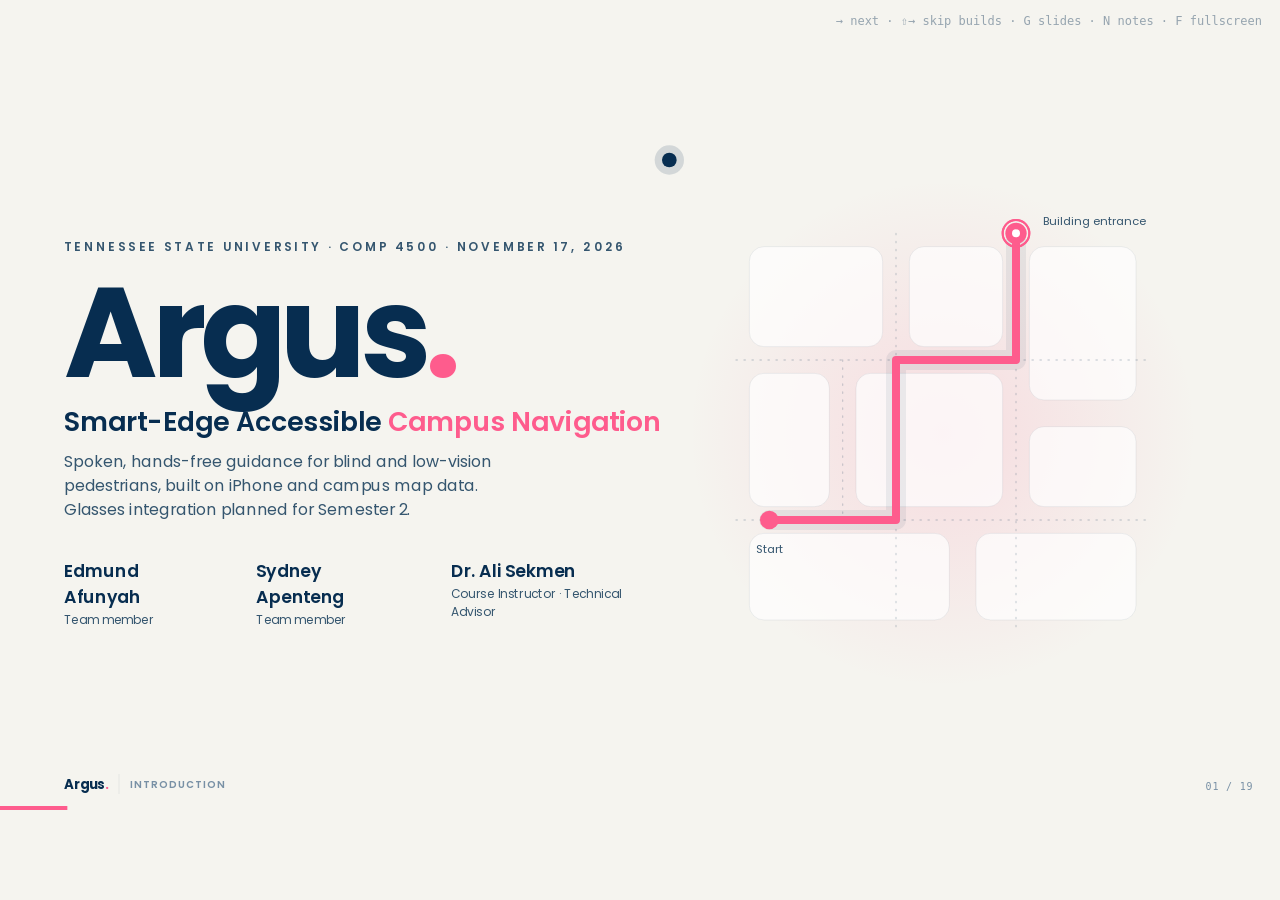
<file: presentation/architecture-deck/index.html>
<!DOCTYPE html>
<html lang="en">
<head>
<meta charset="utf-8">
<meta name="viewport" content="width=device-width, initial-scale=1">
<title>Argus · Smart-Edge Accessible Campus Navigation</title>
<link rel="stylesheet" href="styles.css?v=2">
</head>
<body>
<div id="viewport">
<div id="stage">
  <div class="aurora"><i></i><i></i><i></i></div>
  <div class="grain"></div>

  <!-- 1 · TITLE -->
  <section class="slide s-title" data-accent="#0284c7" data-accent2="#fe5c8d" data-section="Introduction"
    data-notes="Introduce the team and the project in one breath: Argus is an accessible campus navigation system for blind and low-vision pedestrians at TSU. Today we focus on how the system is designed: the architecture and each subsystem.">
    <div>
      <div class="uni rv" style="--i:0">Tennessee State University · COMP 4500 · November 17, 2026</div>
      <div class="brand rv" style="--i:1">Argus<span>.</span></div>
      <div class="tag rv" style="--i:2">Smart-Edge Accessible <span class="grad">Campus Navigation</span></div>
      <div class="sub rv" style="--i:3">Spoken, hands-free guidance for blind and low-vision<br>pedestrians, built on iPhone and campus map data.<br>Glasses integration planned for Semester 2.</div>
      <div class="team rv" style="--i:4">
        <div><b>Edmund Afunyah</b><small>Team member</small></div>
        <div><b>Sydney Apenteng</b><small>Team member</small></div>
        <div><b>Dr. Ali Sekmen</b><small>Course Instructor · Technical Advisor</small></div>
      </div>
    </div>
    <div class="hero rv fade" style="--i:2">
      <svg viewBox="0 0 820 820" aria-hidden="true">
        <defs>
          <linearGradient id="rg" x1="0" y1="1" x2="1" y2="0"><stop offset="0" stop-color="#0284c7"/><stop offset=".5" stop-color="#4f46e5"/><stop offset="1" stop-color="#fe5c8d"/></linearGradient>
          <radialGradient id="glow"><stop offset="0" stop-color="var(--brand-pink)" stop-opacity=".16"/><stop offset="1" stop-color="var(--brand-pink)" stop-opacity="0"/></radialGradient>
        </defs>
        <circle cx="410" cy="410" r="380" fill="url(#glow)"/>
        <g fill="rgba(255,255,255,.7)" stroke="rgba(7,45,80,.1)">
          <rect x="120" y="130" width="200" height="150" rx="22"/><rect x="360" y="130" width="140" height="150" rx="22"/>
          <rect x="540" y="130" width="160" height="230" rx="22"/><rect x="120" y="320" width="120" height="200" rx="22"/>
          <rect x="280" y="320" width="220" height="200" rx="22"/><rect x="540" y="400" width="160" height="120" rx="22"/>
          <rect x="120" y="560" width="300" height="130" rx="22"/><rect x="460" y="560" width="240" height="130" rx="22"/>
        </g>
        <g stroke="rgba(7,45,80,.18)" stroke-width="2" stroke-dasharray="2 10" stroke-linecap="round" fill="none">
          <path d="M100 300 H720 M100 540 H720 M340 110 V710 M520 110 V710 M260 300 V540"/>
        </g>
        <path id="heroRoute" d="M150 540 H340 V300 H520 V110" fill="none" stroke="rgba(7,45,80,.07)" stroke-width="30" stroke-linecap="round" stroke-linejoin="round"/>
        <path class="route-draw" pathLength="1" d="M150 540 H340 V300 H520 V110" fill="none" stroke="var(--brand-pink)" stroke-width="12" stroke-linecap="round" stroke-linejoin="round"/>
        <circle cx="150" cy="540" r="14" fill="var(--brand-pink)"/>
        <g transform="translate(520 110)"><circle class="pulse" r="20" fill="none" stroke="#fe5c8d" stroke-width="3"/><circle class="pulse d2" r="20" fill="none" stroke="#fe5c8d" stroke-width="3"/><circle r="16" fill="#fe5c8d"/><circle r="6" fill="#fff"/></g>
        <g>
          <circle r="22" fill="#072d50" opacity=".14"><animateMotion dur="7s" begin="2.4s" repeatCount="indefinite" path="M150 540 H340 V300 H520 V110" keyPoints="0;1;1" keyTimes="0;.85;1" calcMode="linear"/></circle>
          <circle r="11" fill="#072d50"><animateMotion dur="7s" begin="2.4s" repeatCount="indefinite" path="M150 540 H340 V300 H520 V110" keyPoints="0;1;1" keyTimes="0;.85;1" calcMode="linear"/></circle>
        </g>
        <g transform="translate(360 330)"><g class="bubble">
          <rect x="0" y="-92" width="290" height="80" rx="20" fill="#072d50"/>
          <path d="M20 -14 L10 6 L44 -14Z" fill="#072d50"/>
          <text x="22" y="-62" font-size="14" font-weight="600" fill="#dbf2fc" letter-spacing="2">SPOKEN GUIDANCE</text>
          <text x="22" y="-32" font-size="23" font-weight="700" fill="#fff">“In 35 m, turn right.”</text>
        </g></g>
        <text x="150" y="590" font-size="17" fill="#35566f" text-anchor="middle">Start</text>
        <text x="560" y="98" font-size="17" fill="#35566f">Building entrance</text>
      </svg>
    </div>
  </section>

  <!-- 2 · AGENDA -->
  <section class="slide" data-accent="#4f46e5" data-accent2="#0284c7" data-section="Agenda"
    data-notes="Quick roadmap. Most of our time goes to section 5, the design: first the architecture, then each of the eight subsystems.">
    <div class="kicker rv" style="--i:0">Agenda</div>
    <h1 class="title rv" style="--i:1">Today's <span class="grad">route</span></h1>
    <div class="agenda">
      <div class="ag rv" style="--i:2;--c:var(--map)"><div class="n">1</div><h3>Problem Statement</h3><p>Everyday accessibility gaps</p></div>
      <div class="ag rv" style="--i:3;--c:var(--route)"><div class="n">2</div><h3>Solution</h3><p>Campus navigation and independence</p></div>
      <div class="ag rv" style="--i:4;--c:var(--train)"><div class="n">3</div><h3>Goal &amp; Objectives</h3><p>What we are building</p></div>
      <div class="ag rv" style="--i:5;--c:var(--recog)"><div class="n">4</div><h3>Requirements</h3><p>Functional requirements</p></div>
      <div class="ag hl rv" style="--i:6;--c:var(--guide)"><div class="n">5</div><h3>Design</h3><p>Architecture, then eight subsystems</p></div>
      <div class="ag rv" style="--i:7;--c:var(--test)"><div class="n">6</div><h3>Status &amp; Next</h3><p>Prototype and timeline</p></div>
    </div>
  </section>

  <!-- 3 · PROBLEM -->
  <section class="slide s-problem" data-accent="#e8457a" data-accent2="#4f46e5" data-section="Problem"
    data-notes="Frame the problem around blind and low-vision people in everyday settings, including travel to work, shops, appointments and public services. Sidewalk obstacles, crossings, changing paths and unfamiliar entrances can create information gaps. Canes, guide dogs and navigation applications provide valuable support, but route directions and immediate surroundings are different kinds of information. The technology gap motivating this project is the need to combine route guidance with timely, accessible information about the path ahead. Do not claim that disability technology has seen no advancement, or that every blind person has the same needs. The intended audience extends beyond students; the initial development and evaluation setting is a selected area of the TSU campus. Wider deployment will require additional mapping and testing. The project aims for hands-free audio and vibration feedback using connected edge devices and supplements existing mobility tools. Sources: SeniorProjectReport.tex, Chapter 1, Introduction and Problem Statement; presenter clarification of the intended audience and initial campus scope.">
    <div>
      <div class="kicker rv" style="--i:0">01 · Problem statement</div>
      <div class="quote rv" style="--i:1">Everyday accessibility <span class="grad">still has gaps</span></div>
    </div>
    <div class="qs">
      <div class="q card rv" style="--i:3;--c:var(--map)"><div class="n">1</div><div><h3>Everyday mobility barriers</h3><p>Blocked sidewalks, street crossings, uneven surfaces and unfamiliar entrances can make a journey difficult to follow.</p></div></div>
      <div class="q card rv" style="--i:4;--c:var(--guide)"><div class="n">2</div><div><h3>The technology gap</h3><p>Route directions alone do not describe nearby obstacles or changing conditions. Navigation support needs timely audio or vibration feedback about the surroundings.</p></div></div>
      <div class="q card rv" style="--i:5;--c:var(--recog)"><div class="n">3</div><div><h3>Broad need, campus first</h3><p>Argus aims to support blind and low-vision people in everyday travel. TSU campus is our initial setting to develop and test the system before wider use.</p></div></div>
    </div>
  </section>

  <!-- 4 · SOLUTION -->
  <section class="slide" data-accent="#0284c7" data-accent2="#16a34a" data-section="Solution"
    data-notes="Start with why this matters: getting to class, work and campus services is part of independent daily life. Then explain the challenges. A campus combines sidewalks, crossings, ramps, stairs and multiple building entrances. Conditions change as construction, crowds or objects block paths. A route toward a building does not by itself describe what is directly ahead. This slide follows the problem statement and precedes the project goal and objectives. Source: SeniorProjectReport.tex, Chapter 1, Introduction.">
    <div class="kicker rv" style="--i:0">02 · Solution</div>
    <h1 class="title rv" style="--i:1">Why campus navigation <span class="grad">matters</span></h1>
    <p class="lede rv" style="--i:2">Reaching classes, work and campus services supports independence. Blind and low-vision pedestrians need usable routes and information about the surroundings ahead.</p>
    <div class="trio">
      <div class="card rv" style="--i:3;--c:var(--pos)"><div class="ic" data-icon="access"></div><div class="role">Why it matters</div><h3>Independent travel</h3><p>Getting between campus locations is part of everyday life. Navigation support can help people reach the places they need to go.</p></div>
      <div class="card rv" style="--i:4;--c:var(--glass)"><div class="ic" data-icon="route"></div><div class="role">The campus challenge</div><h3>Complex walking routes</h3><p>Sidewalks, crossings, ramps, stairs and multiple entrances require decisions that a route to a building may not explain.</p></div>
      <div class="card rv" style="--i:5;--c:var(--map)"><div class="ic" data-icon="map"></div><div class="role">The changing environment</div><h3>Conditions change</h3><p>Construction, crowds, uneven surfaces and objects blocking a path can change a journey even when the mapped route stays the same.</p></div>
    </div>
  </section>

  <!-- 5 · GOAL -->
  <section class="slide" data-accent="#9333ea" data-accent2="#0284c7" data-section="Goal & Objectives"
    data-notes="Source: SeniorProjectReport.tex, Chapter 1, Research Goal and Associated Objectives, items 1–8. The four groups on this slide summarize all eight report objectives. Map: identify sidewalks and accessible entrances and build a GUI to mark them over a digital map. Navigation: destination selection, GPS/accelerometer/gyroscope/compass tracking, route planning and recalculation, spoken instructions and distinct vibration patterns for turns, warnings, deviations and arrival. Devices and vision: develop a common hardware access library for selected glasses and compatible edge devices; use Bluetooth to exchange sensor data, device status and navigation information; recognize selected landmarks and navigation objects using cameras and computer vision. The report aims to reduce dependence on one phone or operating system; the current implementation targets iPhone. Evaluation: measure and debug position accuracy, route completion, wrong turns, deviation, recognition accuracy, Bluetooth communication and response time. These are project objectives, not completed results. Optional smartwatch support follows Chapter 2, R9.">
    <div class="kicker rv" style="--i:0">03 · Goal &amp; objectives</div>
    <h1 class="title rv" style="--i:1">What we are <span class="grad">building</span></h1>
    <div class="goal card rv" style="--i:2"><span class="lab">GOAL</span>Build an accessible navigation system that combines <b>campus route data</b>, <b>phone sensors</b> and <b>wearable context</b> to guide blind and low-vision pedestrians between locations on the TSU campus.</div>
    <div class="objs">
      <div class="obj card rv" style="--i:3;--c:var(--map)"><div class="k">01 · CAMPUS MAPPING</div><h3>Mapping Campus Paths</h3><p>Identify TSU sidewalks and accessible entrances. Build a map-based GUI to mark their locations.</p></div>
      <div class="obj card rv" style="--i:4;--c:var(--guide)"><div class="k">02 · NAVIGATION APP</div><h3>Route Planning</h3><p>Select destinations; track GPS, compass and motion. Recalculate after deviations. Speak instructions and provide distinct vibrations for turns, warnings and arrival.</p></div>
      <div class="obj card rv" style="--i:5;--c:var(--glass)"><div class="k">03 · DEVICES &amp; VISION</div><h3>Device Integration</h3><p>Build a hardware access library and Bluetooth links for sensor data and device status. Use camera models to recognize campus landmarks and objects.</p></div>
      <div class="obj card rv" style="--i:6;--c:var(--test)"><div class="k">04 · CAMPUS TESTING</div><h3>Navigation Testing</h3><p>Test position accuracy, route completion, wrong turns and deviations. Measure recognition accuracy, Bluetooth communication and system response time.</p></div>
    </div>
  </section>

  <!-- 6 · FUNCTIONAL REQUIREMENTS -->
  <section class="slide" data-accent="#fe5c8d" data-accent2="#e8457a" data-section="Requirements"
    data-notes="Thirteen requirement groups from Chapter 2. The colors are the subsystem that owns each group. Keep these colors in mind, because they carry through the architecture and the detailed design.">
    <div class="kicker rv" style="--i:0">04 · Functional requirements</div>
    <h1 class="title rv" style="--i:1">Every requirement has an <span class="grad">owner</span></h1>
    <div class="reqgrid">
      <div class="req rv pop" style="--i:2;--c:var(--map)"><div class="id">R1</div><h4>Campus mapping</h4><small>Campus Mapping</small></div>
      <div class="req rv pop" style="--i:3;--c:var(--route)"><div class="id">R2</div><h4>Graph import &amp; validation</h4><small>Route Planning</small></div>
      <div class="req rv pop" style="--i:4;--c:var(--guide)"><div class="id">R3</div><h4>Accessible interface</h4><small>Interface &amp; Guidance</small></div>
      <div class="req rv pop" style="--i:5;--c:var(--pos)"><div class="id">R4</div><h4>Positioning</h4><small>Positioning</small></div>
      <div class="req rv pop" style="--i:6;--c:var(--route)"><div class="id">R5</div><h4>Routing &amp; recalculation</h4><small>Route Planning</small></div>
      <div class="req rv pop" style="--i:7;--c:var(--guide)"><div class="id">R6</div><h4>Speech &amp; vibration</h4><small>Interface &amp; Guidance</small></div>
      <div class="req rv pop" style="--i:8;--c:var(--glass)"><div class="id">R7</div><h4>Glasses connection</h4><small>Glasses Connection</small></div>
      <div class="req rv pop" style="--i:9;--c:var(--recog)"><div class="id">R8</div><h4>Landmark recognition</h4><small>Model Training + Recognition</small></div>
      <div class="req opt rv pop" style="--i:10;--c:var(--guide)"><div class="id">R9</div><h4>Apple Watch</h4><small>Optional · Guidance</small></div>
      <div class="req rv pop" style="--i:11;--c:var(--test)"><div class="id">R10</div><h4>Recording &amp; replay</h4><small>Testing &amp; Replay</small></div>
      <div class="req rv pop" style="--i:12;--c:var(--test)"><div class="id">R11</div><h4>Supervised trials</h4><small>Testing &amp; Replay</small></div>
      <div class="req rv pop" style="--i:13;--c:var(--test)"><div class="id">R12</div><h4>Accessibility review</h4><small>Testing &amp; Replay</small></div>
      <div class="req rv pop" style="--i:14;--c:var(--store)"><div class="id">R13</div><h4>Reproducible delivery</h4><small>Whole project</small></div>
    </div>
  </section>

  <!-- 7 · ARCHITECTURE -->
  <section class="slide s-arch" id="arch" data-steps="6" data-accent="#4f46e5" data-accent2="#0d9488" data-section="Design · Architecture"
    data-notes="Build this one step at a time. Step 1: preparation on the laptop. Step 2: sensing and planning on the phone. Step 3: guidance. Step 4: wearables. Step 5: testing and replay. Step 6: the whole picture. Point out that every arrow is a defined interface. You can click any subsystem to jump to its detail slide.">
    <div class="arch-head">
      <div>
        <div class="kicker rv" style="--i:0">05 · Architectural design</div>
        <h1 class="title sm rv" style="--i:1">How the system <span class="grad">fits together</span></h1>
      </div>
    </div>
    <div class="arch-wrap rv fade" style="--i:2"></div>
    <div class="arch-cap card rv" style="--i:4"></div>
  </section>

  <!-- 8 · SUBSYSTEM INDEX -->
  <section class="slide" id="subidx" data-accent="#9333ea" data-accent2="#fe5c8d" data-section="Design · Detailed"
    data-notes="Detailed design goes one level below the architecture. Each subsystem has numbered components in the order data moves: inputs on the left, outputs on the right.">
    <div class="kicker rv" style="--i:0">05 · Detailed design</div>
    <h1 class="title rv" style="--i:1">One level deeper: <span class="grad">eight subsystems</span></h1>
    <div class="subidx"></div>
    <div class="idx-flow rv" style="--i:12"><span>Each slide reads</span><b>inputs</b><span>→</span><b>numbered components, in data order</b><span>→</span><b>outputs</b></div>
  </section>

  <!-- 9–16 · SUBSYSTEMS (rendered by app.js) -->
  <section class="slide s-sub" data-sub="map"></section>
  <section class="slide s-sub" data-sub="train"></section>
  <section class="slide s-sub" data-sub="pos"></section>
  <section class="slide s-sub" data-sub="route"></section>
  <section class="slide s-sub" data-sub="guide"></section>
  <section class="slide s-sub" data-sub="recog"></section>
  <section class="slide s-sub" data-sub="glass"></section>
  <section class="slide s-sub" data-sub="test"></section>

  <!-- 17 · PRELIMINARY WORK -->
  <section class="slide" data-accent="#ca8a04" data-accent2="#0284c7" data-section="Status"
    data-notes="What runs today, captured from the iPhone simulator. Home: voice destination and walking-route preview. Simulate: turn cues and deviations from scripted movement. Record: captures GPS and sensors for replay. Home now starts native live guidance on the reviewed Boyd-to-library route. Latest build still needs a supervised outdoor test.">
    <div class="kicker rv" style="--i:0">06 · Implementation status · November 17, 2026</div>
    <h1 class="title rv" style="--i:1">What runs <span class="grad">today</span></h1>
    <div class="phones">
      <div class="ph rv" style="--i:2;--c:var(--guide)"><div class="frame"><img src="../assets/app-guidance.png" alt="Argus Home screen"></div><div><div class="badge">IMPLEMENTED</div><h3>Home</h3><p>Live positioning and guidance on the walk-reviewed Boyd–library route.</p><ul><li>Warns about Boyd stairs</li><li>Updated library endpoint</li></ul></div></div>
      <div class="ph rv" style="--i:3;--c:var(--route)"><div class="frame"><img src="../assets/app-simulate.png" alt="Argus Simulate screen"></div><div><div class="badge">SCRIPTED INPUTS</div><h3>Simulate</h3><p>Turn cues and route deviation driven by repeatable movement.</p><ul><li>3 scenarios</li><li>Spoken cues</li></ul></div></div>
      <div class="ph rv" style="--i:4;--c:var(--test)"><div class="frame"><img src="../assets/app-record.png" alt="Argus Record screen"></div><div><div class="badge">IMPLEMENTED</div><h3>Record</h3><p>Captures GPS, accuracy, sensors and manual marks.</p><ul><li>Save &amp; export</li><li>Replay a walk</li></ul></div></div>
    </div>
    <div class="foot rv fade" style="--i:6">Simulator screenshots · Home updated; Record and Simulate illustrate existing tools · outdoor live completion remains unvalidated</div>
  </section>




  <!-- 18 · TIMELINE -->
  <section class="slide" data-accent="#16a34a" data-accent2="#ca8a04" data-section="Next steps"
    data-notes="Finished-product scope comes from Chapter 2 of SeniorProjectReport.tex, requirements R1–R13; the dates remain a proposed schedule. R1: map 3–5 routes, 200–600 m each, including crossings, ramps or stairs, a bus stop and a sharp turn; a second person checks every route. Record nodes, edges, entrances and landmarks as documented GeoJSON. Collect at least 100 photos per recognition class, with no more than 10 classes. R3–R6: accessible destination entry, GPS/heading/motion tracking with uncertainty alerts, accessible graph routing, avoid-stairs selection, rerouting, spoken instructions and distinct vibration patterns. R7–R8: supported glasses camera, microphone and speaker, connection monitoring and automatic phone fallback; train and convert a model to Core ML, check detections against nearby mapped landmarks and evaluate accuracy and speed. R9: Apple Watch support is optional. R10–R12: repeatable replay tests, then supervised daylight walks with a sighted companion; record position error, completion, wrong turns, recovery time, cue timing and recognition accuracy; test VoiceOver, voice-only interaction and vibration patterns. R13: deliver app source and build instructions, campus dataset, image dataset and trained model, sensor logs, replay files, supervised results, user and technical guides, and documented privacy practices and limitations. A person outside the team must build and operate it using the documentation alone.">
    <div class="kicker rv" style="--i:0">06 · Future work</div>
    <h1 class="title rv" style="--i:1">From prototype to a <span class="grad">tested journey</span></h1>
    <div class="tl">
      <div class="bar"></div>
      <div class="ph2 rv" style="--i:2;--c:var(--map)"><span class="now">WE ARE HERE</span><div class="when">NOV–DEC 2026</div><h3>3–5 mapped routes</h3><p>Survey paths, crossings, ramps, stairs and accessible entrances.</p><div class="gate"><b>Gate</b> · GeoJSON dataset checked by a second walker</div></div>
      <div class="ph2 rv" style="--i:3;--c:var(--route)"><div class="when">JAN–FEB 2027</div><h3>Validate live guidance</h3><p>Calibrate route geometry and cue timing; test deviation, recovery and arrival.</p><div class="gate"><b>Gate</b> · route, deviation, recovery and arrival work live</div></div>
      <div class="ph2 rv" style="--i:4;--c:var(--glass)"><div class="when">MAR 2027</div><h3>Glasses &amp; recognition</h3><p>Use camera, mic and audio; recognize mapped landmarks on the phone.</p><div class="gate"><b>Gate</b> · Core ML model + automatic iPhone fallback</div></div>
      <div class="ph2 rv" style="--i:5;--c:var(--guide)"><div class="when">APR 2027</div><h3>Trials &amp; accessibility</h3><p>Replay tests, then supervised walks; test VoiceOver, voice and vibration.</p><div class="gate"><b>Gate</b> · report position error, completion, recovery and cue timing</div></div>
      <div class="ph2 rv" style="--i:6;--c:var(--test)"><div class="when">MAY 2027</div><h3>Final product</h3><p>Deliver app, campus data, model, replay logs, trial results and guides.</p><div class="gate"><b>Gate</b> · non-team member builds and runs it from the guide</div></div>
    </div>
    <div class="foot rv fade" style="--i:8">Finished-product scope: report Ch. 2, R1–R13 · dates proposed · Apple Watch optional · glasses features depend on SDK support</div>
  </section>

  <!-- 19 · CLOSING -->
  <section class="slide s-end" data-accent="#fe5c8d" data-accent2="#4f46e5" data-section="Questions"
    data-notes="Close with the three pillars, acknowledge Dr. Ali Sekmen as our advisor and professor and Dr. Rogers as our Department Head, and open for questions. The architecture slide is a good one to return to during Q&A. Press G to jump there.">
    <div class="orbit">
      <i style="--c:var(--map);--r:520px;--t:40s;--dl:0s"></i><i style="--c:var(--route);--r:520px;--t:40s;--dl:-5s"></i>
      <i style="--c:var(--train);--r:520px;--t:40s;--dl:-10s"></i><i style="--c:var(--recog);--r:520px;--t:40s;--dl:-15s"></i>
      <i style="--c:var(--pos);--r:520px;--t:40s;--dl:-20s"></i><i style="--c:var(--guide);--r:520px;--t:40s;--dl:-25s"></i>
      <i style="--c:var(--glass);--r:520px;--t:40s;--dl:-30s"></i><i style="--c:var(--test);--r:520px;--t:40s;--dl:-35s"></i>
    </div>
    <div class="kicker rv" style="--i:0">Thank you</div>
    <div class="big rv" style="--i:1"><span class="grad">Questions?</span></div>
    <div class="pillars">
      <span class="rv pop" style="--i:3;--c:var(--map)">Campus data with evidence</span>
      <span class="rv pop" style="--i:4;--c:var(--guide)">Guidance you can hear</span>
      <span class="rv pop" style="--i:5;--c:var(--test)">Evidence you can replay</span>
    </div>
    <p class="lede rv" style="--i:6;margin-top:40px">Edmund Afunyah · Sydney Apenteng</p>
    <div class="rv" style="--i:7;margin-top:30px">
      <div class="kicker" style="margin-bottom:12px">Acknowledgements</div>
      <p style="font-size:26px;line-height:1.7;color:var(--muted)">Dr. Ali Sekmen · Advisor &amp; Professor<br>Dr. Rogers · Department Head</p>
    </div>
  </section>

  <div id="progress"></div>
  <div id="section"></div>
  <div id="counter"></div>
</div>
</div>
<div id="notes"></div>
<div id="overview"><h2>SLIDES · click to jump · Esc to close</h2><div class="g"></div></div>
<div id="help">→ next · ⇧→ skip builds · G slides · N notes · F fullscreen</div>

<script src="../data.js"></script>
<script src="app.js"></script>
</body>
</html>
</file>
<file: presentation/architecture-deck/styles.css>
/* Argus · Architecture deck */
@font-face { font-family: "Poppins"; src: url("../assets/Poppins-Regular.ttf") format("truetype"); font-weight: 400; font-display: swap; }
@font-face { font-family: "Poppins"; src: url("../assets/Poppins-SemiBold.ttf") format("truetype"); font-weight: 600; font-display: swap; }
@font-face { font-family: "Poppins"; src: url("../assets/Poppins-Bold.ttf") format("truetype"); font-weight: 700; font-display: swap; }

@property --accent { syntax: "<color>"; inherits: true; initial-value: #0284c7; }
@property --accent2 { syntax: "<color>"; inherits: true; initial-value: #fe5c8d; }

:root {
  /* Argus app palette (ArgusStyle.swift) */
  --brand-ink: #072d50;
  --brand-ink2: #35566f;
  --brand-mist: #dbf2fc;
  --brand-pink: #fe5c8d;
  --bg: #f5f4ef;
  --ink: #072d50;
  --muted: #35566f;
  --faint: #7890a5;
  --line: rgba(7, 45, 80, .1);
  --panel: rgba(7, 45, 80, .035);
  --panel-2: rgba(7, 45, 80, .06);
  --card: #ffffff;
  --map: #0284c7;
  --train: #9333ea;
  --pos: #0d9488;
  --route: #4f46e5;
  --guide: #e8457a;
  --recog: #ea580c;
  --glass: #16a34a;
  --test: #ca8a04;
  --store: #64748b;
  --mono: "SF Mono", ui-monospace, Menlo, Consolas, monospace;
  --ease: cubic-bezier(.2, .8, .2, 1);
  --accent: #0284c7;
  --accent2: #fe5c8d;
  transition: --accent 1.1s ease, --accent2 1.1s ease;
}

* { box-sizing: border-box; margin: 0; padding: 0; }
html, body { height: 100%; background: var(--bg); overflow: hidden; }
body {
  font-family: "Poppins", system-ui, -apple-system, "Segoe UI", sans-serif;
  color: var(--ink);
  -webkit-font-smoothing: antialiased;
  cursor: default;
  user-select: none;
}

/* ---------- Stage ---------- */
#viewport { position: fixed; inset: 0; overflow: hidden; }
#stage {
  position: absolute; left: 50%; top: 50%; width: 1920px; height: 1080px;
  transform-origin: center center; overflow: hidden;
  background: var(--bg);
}

/* aurora background */
.aurora, .grain { display: none; }
.aurora { position: absolute; inset: -20%; pointer-events: none; z-index: 0; filter: blur(100px); opacity: .22; }
.aurora i { position: absolute; border-radius: 50%; }
.aurora i:nth-child(1) { width: 900px; height: 900px; left: 4%; top: -4%; background: radial-gradient(circle, var(--accent) 0%, transparent 65%); animation: drift1 26s ease-in-out infinite alternate; }
.aurora i:nth-child(2) { width: 1000px; height: 1000px; right: 0%; bottom: -10%; background: radial-gradient(circle, var(--accent2) 0%, transparent 65%); animation: drift2 32s ease-in-out infinite alternate; }
.aurora i:nth-child(3) { width: 600px; height: 600px; left: 45%; top: 40%; background: radial-gradient(circle, color-mix(in srgb, var(--accent) 50%, #ffffff00) 0%, transparent 70%); animation: drift3 22s ease-in-out infinite alternate; opacity: .6; }
@keyframes drift1 { to { transform: translate(220px, 160px) scale(1.15); } }
@keyframes drift2 { to { transform: translate(-260px, -120px) scale(.9); } }
@keyframes drift3 { to { transform: translate(-300px, 120px) scale(1.3); } }
.grain {
  position: absolute; inset: 0; z-index: 0; pointer-events: none; opacity: .5;
  background-image: radial-gradient(rgba(7,45,80,.09) 1px, transparent 1px);
  background-size: 34px 34px;
  mask-image: radial-gradient(ellipse at center, #000 30%, transparent 85%);
}

/* ---------- Slides ---------- */
.slide {
  position: absolute; inset: 0; z-index: 1;
  padding: 72px 96px 90px;
  opacity: 0; visibility: hidden;
  transition: opacity .6s var(--ease), transform .8s var(--ease), visibility 0s .8s;
  transform: translateX(60px) scale(.985);
}
.slide.active { opacity: 1; visibility: visible; transform: none; transition: opacity .7s var(--ease) .1s, transform .9s var(--ease) .05s, visibility 0s; }
.slide.past { transform: translateX(-60px) scale(.985); }

/* entry reveals */
.rv { opacity: 0; }
.slide.active .rv { animation: rise .9s var(--ease) both; animation-delay: calc(var(--i, 0) * 110ms + 200ms); }
.slide.leaving .rv { opacity: 1; animation: none; }
.slide.active .rv.pop { animation-name: pop; }
.slide.active .rv.fade { animation-name: fade; }
.slide.active .rv.left { animation-name: fromLeft; }
@keyframes rise { from { opacity: 0; transform: translateY(34px); filter: blur(6px); } to { opacity: 1; transform: none; filter: none; } }
@keyframes pop { 0% { opacity: 0; transform: scale(.7); } 70% { opacity: 1; transform: scale(1.04); } 100% { opacity: 1; transform: none; } }
@keyframes fade { from { opacity: 0; } to { opacity: 1; } }
@keyframes fromLeft { from { opacity: 0; transform: translateX(-50px); } to { opacity: 1; transform: none; } }

/* step-revealed fragments */
[data-show] { transition: opacity .6s var(--ease), transform .6s var(--ease), filter .6s; }
[data-show].off { opacity: 0 !important; transform: translateY(20px); filter: blur(4px); pointer-events: none; }

/* ---------- Typography ---------- */
.kicker {
  display: inline-flex; align-items: center; gap: 14px;
  font-size: 19px; font-weight: 600; letter-spacing: .22em; text-transform: uppercase;
  color: var(--accent);
}
.kicker::before { content: ""; width: 44px; height: 4px; border-radius: 3px; background: var(--brand-pink); }
h1.title { font-size: 64px; line-height: 1.08; font-weight: 700; letter-spacing: -.02em; margin-top: 18px; }
h1.title.sm { font-size: 54px; }
.grad { color: var(--brand-pink); }
.lede { font-size: 27px; line-height: 1.5; color: var(--muted); max-width: 1180px; margin-top: 22px; }
.muted { color: var(--muted); }
.mono { font-family: var(--mono); }
.foot {
  position: absolute; left: 96px; right: 96px; bottom: 62px;
  font-size: 15px; color: var(--faint); letter-spacing: .02em;
}

/* chips */
.chip {
  display: inline-flex; align-items: center; gap: 8px; height: 36px; padding: 0 16px;
  border-radius: 99px; font-size: 16px; font-weight: 600;
  background: var(--panel-2); border: 1px solid var(--line); color: var(--ink);
}
.chip.r { font-family: var(--mono); font-size: 15px; letter-spacing: .04em; }
.chip .dot { width: 9px; height: 9px; border-radius: 50%; background: currentColor; }

/* glass card */
.card {
  background: linear-gradient(160deg, rgba(255,255,255,.95), rgba(255,255,255,.78));
  border: 1px solid rgba(7,45,80,.08);
  border-radius: 28px;
  backdrop-filter: blur(14px);
  box-shadow: 0 30px 70px -36px rgba(7,45,80,.35), 0 2px 6px rgba(7,45,80,.04), inset 0 1px 0 #fff;
}

/* ---------- Title slide ---------- */
.s-title { display: grid; grid-template-columns: 1fr 820px; align-items: center; padding-top: 40px; }
.s-title .uni { font-size: 18px; letter-spacing: .26em; color: var(--muted); font-weight: 600; text-transform: uppercase; }
.s-title .brand { font-size: 190px; font-weight: 700; letter-spacing: -.045em; line-height: .95; margin-top: 26px; }
.s-title .brand span { color: var(--brand-pink); }
.s-title .tag { font-size: 40px; font-weight: 600; line-height: 1.2; margin-top: 18px; }
.s-title .sub { font-size: 24px; color: var(--muted); margin-top: 18px; line-height: 1.5; }
.s-title .team { margin-top: 56px; display: flex; gap: 56px; }
.s-title .team b { display: block; font-size: 26px; font-weight: 600; }
.s-title .team small { font-size: 18px; color: var(--muted); }
.hero { position: relative; width: 820px; height: 820px; }
.hero svg { width: 100%; height: 100%; overflow: visible; }
.route-draw { stroke-dasharray: 1; stroke-dashoffset: 1; }
.slide.active .route-draw { animation: draw 2.6s var(--ease) .6s forwards; }
@keyframes draw { to { stroke-dashoffset: 0; } }
.bubble { opacity: 0; transform-box: fill-box; transform-origin: 0% 100%; }
.slide.active .bubble { animation: bubble 7s ease-in-out 2.4s infinite; }
@keyframes bubble { 0%, 8% { opacity: 0; transform: scale(.6); } 14%, 70% { opacity: 1; transform: scale(1); } 78%, 100% { opacity: 0; transform: scale(.9); } }
.pulse { transform-box: fill-box; transform-origin: center; animation: pulse 2.4s ease-out infinite; }
.pulse.d2 { animation-delay: 1.2s; }
@keyframes pulse { from { opacity: .8; transform: scale(.4); } to { opacity: 0; transform: scale(2.6); } }

/* ---------- Agenda ---------- */
.agenda { display: grid; grid-template-columns: repeat(6, 1fr); gap: 22px; margin-top: 210px; position: relative; }
.agenda::before { content: ""; position: absolute; left: 0; right: 0; top: 40px; height: 3px; background: linear-gradient(90deg, var(--map), var(--route), var(--train), var(--recog), var(--guide), var(--test)); opacity: .5; border-radius: 3px; transform-origin: left; transform: scaleX(0); }
.slide.active .agenda::before { animation: grow 1.6s var(--ease) .3s forwards; }
@keyframes grow { to { transform: scaleX(1); } }
.ag { position: relative; padding-top: 90px; }
.ag .n { position: absolute; top: 12px; left: 0; width: 58px; height: 58px; border-radius: 50%; display: grid; place-items: center; font-weight: 700; font-size: 22px; color: #fff; background: var(--c); box-shadow: 0 0 0 8px color-mix(in srgb, var(--c) 16%, transparent), 0 10px 30px -6px var(--c); }
.ag h3 { font-size: 30px; font-weight: 600; line-height: 1.2; }
.ag p { font-size: 19px; color: var(--muted); margin-top: 10px; line-height: 1.45; }
.ag.hl h3 { color: var(--c); }
.ag.hl::after { content: "FOCUS"; position: absolute; top: 24px; left: 76px; font-size: 13px; font-weight: 700; letter-spacing: .2em; color: var(--c); border: 1px solid var(--c); border-radius: 99px; padding: 4px 10px; }

/* ---------- Intro ---------- */
.trio { display: grid; grid-template-columns: repeat(3, 1fr); gap: 36px; margin-top: 80px; }
.trio .card { padding: 46px 42px 44px; position: relative; overflow: hidden; }
.trio .ic { width: 92px; height: 92px; border-radius: 26px; display: grid; place-items: center; background: color-mix(in srgb, var(--c) 18%, transparent); border: 1px solid color-mix(in srgb, var(--c) 45%, transparent); }
.trio .ic svg { width: 48px; height: 48px; stroke: var(--c); }
.trio h3 { font-size: 34px; margin-top: 30px; font-weight: 600; }
.trio .role { font-size: 16px; letter-spacing: .2em; text-transform: uppercase; color: var(--c); font-weight: 600; margin-top: 6px; }
.trio p { font-size: 21px; line-height: 1.5; color: var(--muted); margin-top: 16px; }
.trio .card::after { content: ""; position: absolute; right: -80px; top: -80px; width: 220px; height: 220px; border-radius: 50%; background: radial-gradient(circle, color-mix(in srgb, var(--c) 22%, transparent), transparent 70%); }

/* ---------- Problem ---------- */
.s-problem { display: grid; grid-template-columns: 860px 1fr; gap: 90px; align-items: center; }
.quote { font-size: 74px; font-weight: 700; line-height: 1.1; letter-spacing: -.02em; margin-top: 30px; }
.quote .grad { display: inline; }
.qs { display: flex; flex-direction: column; gap: 26px; }
.q { display: flex; gap: 28px; align-items: center; padding: 30px 36px; }
.q .n { flex: none; width: 70px; height: 70px; border-radius: 22px; display: grid; place-items: center; font-weight: 700; font-size: 28px; color: var(--c); background: color-mix(in srgb, var(--c) 15%, transparent); }
.q h3 { font-size: 30px; font-weight: 600; }
.q p { font-size: 20px; color: var(--muted); margin-top: 4px; line-height: 1.45; }

/* ---------- Goal ---------- */
.goal { padding: 48px 56px; margin-top: 50px; font-size: 34px; line-height: 1.45; font-weight: 400; position: relative; }
.goal b { font-weight: 600; }
.goal .lab { font-size: 16px; font-weight: 700; letter-spacing: .24em; color: var(--accent); display: block; margin-bottom: 14px; }
.objs { display: grid; grid-template-columns: repeat(4, 1fr); gap: 28px; margin-top: 40px; }
.obj { padding: 34px 32px; border-top: 4px solid var(--c); }
.obj .k { font-family: var(--mono); font-size: 15px; letter-spacing: .14em; color: var(--c); font-weight: 600; }
.obj h3 { font-size: 30px; font-weight: 600; margin-top: 14px; }
.obj p { font-size: 19px; color: var(--muted); margin-top: 10px; line-height: 1.45; }

/* ---------- Requirements ---------- */
.reqgrid { display: grid; grid-template-columns: repeat(5, 1fr); gap: 24px; margin-top: 70px; }
.req { padding: 34px 30px 34px; min-height: 196px; border-radius: 22px; background: color-mix(in srgb, var(--c) 8%, #ffffff); box-shadow: 0 18px 40px -28px var(--c); border: 1px solid color-mix(in srgb, var(--c) 35%, transparent); position: relative; overflow: hidden; }
.req .id { font-family: var(--mono); font-weight: 700; font-size: 24px; color: var(--c); }
.req h4 { font-size: 26px; font-weight: 600; margin-top: 12px; line-height: 1.25; }
.req small { display: block; font-size: 16px; color: var(--muted); margin-top: 12px; }
.req.opt { border-style: dashed; }
.legend { display: flex; flex-wrap: wrap; gap: 14px 30px; margin-top: 34px; font-size: 17px; color: var(--muted); }
.legend span { display: inline-flex; align-items: center; gap: 10px; }
.legend i { width: 14px; height: 14px; border-radius: 4px; background: var(--c); }

.nfr { display: grid; grid-template-columns: repeat(2, 1fr); gap: 30px; margin-top: 60px; }
.nfr .card { padding: 40px 44px; display: grid; grid-template-columns: 84px 1fr; gap: 30px; align-items: start; }
.nfr .ic { width: 84px; height: 84px; border-radius: 24px; display: grid; place-items: center; background: color-mix(in srgb, var(--c) 16%, transparent); }
.nfr .ic svg { width: 42px; height: 42px; stroke: var(--c); }
.nfr h3 { font-size: 30px; font-weight: 600; }
.nfr p { font-size: 21px; color: var(--muted); margin-top: 8px; line-height: 1.45; }
.nfr .ev { margin-top: 16px; font-size: 16px; color: var(--c); font-weight: 600; letter-spacing: .04em; }

/* ---------- Architecture ---------- */
.s-arch { padding: 48px 80px 60px; }
.arch-head { display: flex; align-items: flex-end; justify-content: space-between; }
.arch-wrap { position: absolute; left: 80px; top: 168px; width: 1760px; height: 802px; }
.arch-wrap svg { width: 100%; height: 100%; overflow: visible; }
.arch-cap { position: absolute; left: 1537px; top: 160px; width: 300px; padding: 30px 28px; border-radius: 24px; }
.arch-cap .st { font-family: var(--mono); font-size: 14px; letter-spacing: .14em; color: var(--accent); font-weight: 600; }
.arch-cap h3 { font-size: 28px; line-height: 1.2; margin-top: 10px; font-weight: 600; }
.arch-cap p { font-size: 17.5px; line-height: 1.5; color: var(--muted); margin-top: 12px; }
.arch-cap .pips { display: flex; gap: 7px; margin-top: 22px; }
.arch-cap .pips i { flex: 1; height: 5px; border-radius: 3px; background: rgba(7,45,80,.1); transition: background .4s; }
.arch-cap .pips i.on { background: var(--accent); }
.cap-body { transition: opacity .35s, transform .35s; }
.cap-body.swap { opacity: 0; transform: translateY(8px); }

/* architecture svg elements */
.an { transition: opacity .7s var(--ease), transform .7s var(--ease), filter .7s; transform-box: fill-box; transform-origin: center; }
.an.hide { opacity: 0; transform: scale(.92); }
.an.seen { opacity: .32; }
.an.hot { opacity: 1; }
.an.hot .nb { filter: drop-shadow(0 6px 16px color-mix(in srgb, var(--nc) 45%, transparent)); }
.an.sub { cursor: pointer; }
.an.sub:hover .nb { stroke-width: 3.5; }
.ae { transition: opacity .6s; }
.ae.hide { opacity: 0; }
.ae.seen { opacity: .25; }
.ae .ln { stroke-dasharray: 1; stroke-dashoffset: 1; transition: stroke-dashoffset 1s var(--ease); }
.ae.drawn .ln { stroke-dashoffset: 0; }
.ae .fl { opacity: 0; transition: opacity .5s; }
.ae.hot .fl { opacity: 1; }
.fl { stroke-dasharray: 0.1 22; stroke-linecap: round; animation: flow 1.1s linear infinite; }
@keyframes flow { to { stroke-dashoffset: -22.1; } }
.elab { font-size: 13.5px; font-style: italic; fill: var(--muted); paint-order: stroke; stroke: #f7fcff; stroke-width: 6px; stroke-linejoin: round; }
.ntitle { font-weight: 600; font-size: 19px; fill: var(--ink); }
.nreq { font-family: var(--mono); font-size: 13.5px; font-weight: 700; letter-spacing: .06em; }
.nsub { font-size: 14.5px; fill: var(--muted); }
.dtitle { font-weight: 700; font-size: 19px; fill: var(--ink); }
.dsub { font-size: 14.5px; fill: var(--muted); }

/* ---------- Decisions ---------- */
.dec { display: grid; grid-template-columns: repeat(2, 1fr); gap: 30px; margin-top: 56px; }
.dec .card { padding: 40px 44px; position: relative; overflow: hidden; }
.dec .n { font-family: var(--mono); font-size: 60px; font-weight: 700; color: color-mix(in srgb, var(--c) 30%, transparent); position: absolute; right: 36px; top: 20px; }
.dec h3 { font-size: 32px; font-weight: 600; max-width: 640px; }
.dec h3 em { font-style: normal; color: var(--c); }
.dec p { font-size: 21px; color: var(--muted); margin-top: 14px; line-height: 1.5; max-width: 700px; }

/* ---------- Subsystem index ---------- */
.subidx { display: grid; grid-template-columns: repeat(4, 1fr); gap: 26px; margin-top: 60px; }
.st-tile { padding: 32px 30px 30px; border-radius: 26px; cursor: pointer; position: relative; overflow: hidden;
  background: linear-gradient(160deg, color-mix(in srgb, var(--c) 16%, #fff), #fff);
  border: 1px solid color-mix(in srgb, var(--c) 45%, transparent);
  transition: transform .35s var(--ease), box-shadow .35s; }
.st-tile:hover { transform: translateY(-6px); box-shadow: 0 24px 60px -20px var(--c); }
.st-tile .num { font-family: var(--mono); font-size: 15px; color: var(--c); font-weight: 700; letter-spacing: .1em; }
.st-tile svg { width: 46px; height: 46px; stroke: var(--c); margin-top: 18px; }
.st-tile h3 { font-size: 27px; font-weight: 600; margin-top: 16px; line-height: 1.2; }
.st-tile .meta { display: flex; justify-content: space-between; margin-top: 18px; font-size: 15px; color: var(--muted); }
.st-tile .meta b { font-family: var(--mono); color: var(--c); font-weight: 600; }
.idx-flow { display: flex; align-items: center; gap: 18px; margin-top: 44px; font-size: 20px; color: var(--muted); }
.idx-flow b { color: var(--ink); font-weight: 600; }

/* ---------- Subsystem slide ---------- */
.s-sub { padding: 56px 80px 60px; }
.sub-head { display: flex; justify-content: space-between; align-items: flex-start; }
.sub-head h1 { font-size: 60px; font-weight: 700; letter-spacing: -.02em; margin-top: 12px; color: var(--ink); }
.sub-head .chips { display: flex; gap: 12px; margin-top: 18px; }
.sub-head .chip.r { color: var(--c); border-color: color-mix(in srgb, var(--c) 45%, transparent); background: color-mix(in srgb, var(--c) 12%, transparent); }
.locator { width: 290px; height: 140px; opacity: .95; }
.locator svg { width: 100%; height: 100%; }
.sub-body { position: absolute; left: 80px; right: 80px; top: 270px; bottom: 70px; display: grid; grid-template-columns: 1090px 1fr; gap: 60px; align-items: center; }
.sub-diag svg { width: 100%; height: auto; max-height: 720px; overflow: visible; }
.sub-panel { position: relative; height: 700px; }
.sub-panel .pane { position: absolute; inset: 0; padding: 44px 44px; border-radius: 30px; opacity: 0; transform: translateX(30px); transition: opacity .5s var(--ease), transform .6s var(--ease); pointer-events: none; display: flex; flex-direction: column; }
.sub-panel .pane.on { opacity: 1; transform: none; pointer-events: auto; }
.pane .lab { font-size: 15px; font-weight: 700; letter-spacing: .22em; color: var(--c); text-transform: uppercase; }
.pane .big { font-size: 34px; font-weight: 600; line-height: 1.3; margin-top: 18px; }
.pane p { font-size: 22px; line-height: 1.55; color: var(--muted); margin-top: 18px; }
.pane .cn { font-size: 120px; font-weight: 700; line-height: 1; color: var(--c); letter-spacing: -.04em; text-shadow: 0 16px 40px color-mix(in srgb, var(--c) 35%, transparent); }
.pane h3 { font-size: 38px; font-weight: 600; margin-top: 12px; line-height: 1.2; }
.pane .tagline { font-size: 18px; font-family: var(--mono); color: var(--c); margin-top: 8px; }
.pane .hint { margin-top: auto; font-size: 16px; color: var(--faint); display: flex; align-items: center; gap: 10px; }
.pane .hint kbd { font-family: var(--mono); font-size: 14px; border: 1px solid var(--line); border-radius: 6px; padding: 2px 8px; color: var(--muted); }
.pane .io { margin-top: 26px; display: grid; gap: 10px; font-size: 18px; }
.pane .io div { display: flex; gap: 12px; color: var(--muted); }
.pane .io b { color: var(--ink); font-weight: 600; min-width: 92px; }
.pane .dots { display: flex; gap: 8px; margin-top: auto; }
.pane .dots i { width: 34px; height: 5px; border-radius: 3px; background: rgba(7,45,80,.1); }
.pane .dots i.on { background: var(--c); }
.pane.key { padding: 36px 40px; }
.pane.key h3 { font-size: 30px; margin-top: 8px; }
.pane .note { font-size: 15px; color: var(--faint); margin-top: 14px; line-height: 1.45; }
.pane .note.todo { color: #b45309; }

/* sub diagram svg */
.sd-in, .sd-out, .sd-box, .sd-card, .sd-ar { opacity: 0; }
.slide.active .sd-box { animation: fade .6s var(--ease) .15s both; }
.slide.active .sd-in { animation: fromLeft .7s var(--ease) both; animation-delay: var(--d); }
.slide.active .sd-out { animation: fromRight .7s var(--ease) both; animation-delay: var(--d); }
.slide.active .sd-card { animation: pop .7s var(--ease) both; animation-delay: var(--d); }
.slide.active .sd-ar { animation: fade .3s linear both; animation-delay: var(--d); }
.slide.active .sd-ar .ln { animation: draw .8s var(--ease) both; animation-delay: var(--d); }
.slide.leaving .sd-in, .slide.leaving .sd-out, .slide.leaving .sd-box, .slide.leaving .sd-card, .slide.leaving .sd-ar { opacity: 1; animation: none; }
@keyframes fromRight { from { opacity: 0; transform: translateX(40px); } to { opacity: 1; transform: none; } }
.sd-card, .sd-in, .sd-out { transform-box: fill-box; transform-origin: center; }
.sd-ar .ln { stroke-dasharray: 1; stroke-dashoffset: 1; }
.sd-card .cb { transition: filter .4s, stroke-width .3s, fill .4s; }
.sd-card { cursor: pointer; }
.sd-card .cg { transition: opacity .45s, transform .45s var(--ease); transform-box: fill-box; transform-origin: center; }
.spotting .sd-card .cg { opacity: .3; }
.spotting .sd-card.spot .cg { opacity: 1; transform: scale(1.035); }
.sd-card.spot .cb { filter: drop-shadow(0 10px 22px color-mix(in srgb, var(--c) 50%, transparent)); stroke-width: 3; }
.sd-ctitle { font-weight: 600; font-size: 23px; fill: var(--ink); }
.sd-csub { font-size: 17px; fill: var(--muted); }
.sd-num { font-weight: 700; font-size: 20px; fill: #fff; }
.sd-iotitle { font-weight: 600; font-size: 18px; fill: var(--ink); }
.sd-iosub { font-size: 15px; fill: var(--muted); }
.sd-boxtitle { font-weight: 700; font-size: 24px; fill: #fff; }
.sd-boxreq { font-family: var(--mono); font-weight: 700; font-size: 15px; fill: #fff; opacity: .85; }

/* key visual helpers */
.kv { flex: 1; margin-top: 14px; position: relative; min-height: 250px; }
.kv svg { width: 100%; height: 100%; overflow: visible; }
.eq { font-family: "Times New Roman", "STIX Two Math", Georgia, serif; font-size: 25px; color: var(--ink); text-align: center; line-height: 1.5; padding: 16px 12px; border-radius: 16px; background: color-mix(in srgb, var(--brand-mist) 60%, #fff); border: 1px solid var(--line); }
.eq i { font-style: italic; }
.eq b { font-weight: 700; font-style: normal; }
.eq .frac { display: inline-flex; flex-direction: column; vertical-align: middle; text-align: center; font-size: 21px; margin: 0 4px; }
.eq .frac span:first-child { border-bottom: 1.5px solid currentColor; padding: 0 4px 2px; }
.eq .frac span:last-child { padding-top: 2px; }
.eq .case { display: inline-flex; flex-direction: column; text-align: left; font-size: 20px; border-left: 2px solid currentColor; padding-left: 12px; margin-left: 6px; vertical-align: middle; line-height: 1.6; }
.rules { display: grid; gap: 8px; margin-top: 10px; }
.rules div { display: grid; grid-template-columns: 130px 1fr; gap: 12px; align-items: center; font-size: 16px; padding: 8px 14px; border-radius: 12px; background: var(--panel); }
.rules b { color: var(--c); font-family: var(--mono); font-size: 15px; }
.stats { display: grid; grid-template-columns: repeat(4, 1fr); gap: 10px; margin-top: 14px; }
.stats div { padding: 12px 10px; border-radius: 14px; background: var(--panel); text-align: center; }
.stats b { display: block; font-size: 34px; font-weight: 700; color: var(--c); line-height: 1.1; }
.stats span { font-size: 13px; color: var(--muted); }

/* ---------- Prelim ---------- */
.phones { display: grid; grid-template-columns: repeat(3, 1fr); gap: 60px; margin-top: 40px; align-items: start; }
.ph { display: grid; grid-template-columns: 250px 1fr; gap: 30px; align-items: center; }
.ph .frame { width: 250px; height: 543px; border-radius: 40px; padding: 9px; background: linear-gradient(160deg, #1b3a5c, #072d50); box-shadow: 0 0 0 1px rgba(7,45,80,.2); }
.ph .frame img { width: 100%; height: 100%; object-fit: cover; object-position: top; border-radius: 32px; display: block; }
.slide.active .ph .frame { animation: float 6s ease-in-out infinite; }
.ph:nth-child(2) .frame { animation-delay: -2s !important; }
.ph:nth-child(3) .frame { animation-delay: -4s !important; }
@keyframes float { 50% { transform: translateY(-14px); } }
.ph .badge { font-size: 13px; font-weight: 700; letter-spacing: .18em; color: var(--c); }
.ph h3 { font-size: 34px; font-weight: 600; margin-top: 8px; }
.ph p { font-size: 19px; color: var(--muted); margin-top: 10px; line-height: 1.5; }
.ph ul { list-style: none; margin-top: 16px; display: grid; gap: 8px; font-size: 17px; }
.ph li::before { content: "▸ "; color: var(--c); }

/* ---------- Timeline ---------- */
.tl { position: relative; margin-top: 110px; display: grid; grid-template-columns: repeat(5, 1fr); gap: 24px; }
.tl::before { content: ""; position: absolute; left: 0; right: 0; top: 30px; height: 4px; border-radius: 4px; background: rgba(7,45,80,.1); }
.tl .bar { position: absolute; left: 0; top: 30px; height: 4px; border-radius: 4px; width: 100%; background: linear-gradient(90deg, var(--map), var(--route), var(--glass), var(--guide), var(--test)); transform-origin: left; transform: scaleX(0); }
.slide.active .tl .bar { animation: grow 2.4s var(--ease) .4s forwards; }
.ph2 { position: relative; padding-top: 80px; }
.ph2::before { content: ""; position: absolute; top: 18px; left: 0; width: 28px; height: 28px; border-radius: 50%; background: #fff; border: 4px solid var(--c); box-shadow: 0 6px 18px -2px var(--c); }
.ph2 .when { font-family: var(--mono); font-size: 16px; color: var(--c); font-weight: 700; letter-spacing: .08em; }
.ph2 h3 { font-size: 28px; font-weight: 600; margin-top: 10px; }
.ph2 p { font-size: 18px; color: var(--muted); margin-top: 10px; line-height: 1.5; }
.ph2 .gate { margin-top: 16px; font-size: 16px; padding: 12px 14px; border-radius: 14px; background: color-mix(in srgb, var(--c) 9%, #fff); border: 1px solid color-mix(in srgb, var(--c) 30%, transparent); line-height: 1.4; }
.ph2 .gate b { color: var(--c); }
.now { position: absolute; top: -46px; left: 0; font-size: 14px; font-weight: 700; letter-spacing: .18em; color: #fff; background: var(--brand-pink); padding: 6px 12px; border-radius: 99px; }

/* ---------- Closing ---------- */
.s-end { display: flex; flex-direction: column; justify-content: center; align-items: center; text-align: center; }
.s-end .big { font-size: 150px; font-weight: 700; letter-spacing: -.04em; line-height: 1; }
.s-end .pillars { display: flex; gap: 20px; margin-top: 50px; }
.s-end .pillars span { padding: 14px 26px; border-radius: 99px; font-size: 22px; font-weight: 600; border: 1px solid color-mix(in srgb, var(--c) 50%, transparent); background: color-mix(in srgb, var(--c) 10%, #fff); color: var(--c); }
.orbit { position: absolute; inset: 0; pointer-events: none; }
.orbit i { position: absolute; left: 50%; top: 50%; width: 16px; height: 16px; margin: -8px; border-radius: 50%; background: var(--c); box-shadow: 0 4px 16px var(--c); animation: orbit var(--t) linear infinite; animation-delay: var(--dl); }
@keyframes orbit { from { transform: rotate(0deg) translateX(var(--r)) rotate(0deg); } to { transform: rotate(360deg) translateX(var(--r)) rotate(-360deg); } }

/* ---------- Chrome ---------- */
#progress { position: absolute; left: 0; bottom: 0; height: 6px; z-index: 20; background: var(--brand-pink); transition: width .7s var(--ease); }
#counter { position: absolute; right: 40px; bottom: 26px; z-index: 20; font-family: var(--mono); font-size: 15px; color: var(--faint); letter-spacing: .08em; }
#section { position: absolute; left: 96px; bottom: 24px; z-index: 20; font-size: 15px; color: var(--faint); letter-spacing: .14em; text-transform: uppercase; font-weight: 600; display: flex; align-items: center; gap: 16px; }
#section .mark { font-size: 20px; letter-spacing: -.01em; text-transform: none; color: var(--brand-ink); font-weight: 700; padding-right: 16px; border-right: 1.5px solid var(--line); }
#section .mark i { font-style: normal; color: var(--brand-pink); }
#notes { position: fixed; left: 50%; bottom: 24px; transform: translateX(-50%); width: min(1100px, 92vw); z-index: 50; padding: 20px 26px; border-radius: 18px; background: rgba(7, 45, 80, .96); border: 1px solid rgba(255,255,255,.14); font-size: 17px; line-height: 1.55; color: #dbe2ff; display: none; box-shadow: 0 20px 60px rgba(0,0,0,.6); }
#notes.on { display: block; }
#notes b { color: var(--brand-pink); font-size: 13px; letter-spacing: .2em; display: block; margin-bottom: 6px; }
#overview { position: fixed; inset: 0; z-index: 60; background: rgba(245, 251, 254, .95); backdrop-filter: blur(10px); display: none; padding: 50px; overflow: auto; }
#overview.on { display: block; }
#overview h2 { font-size: 18px; letter-spacing: .2em; color: var(--muted); margin-bottom: 24px; font-weight: 600; }
#overview .g { display: grid; grid-template-columns: repeat(auto-fill, minmax(240px, 1fr)); gap: 14px; }
#overview button { text-align: left; font: inherit; color: var(--ink); background: #fff; border: 1px solid rgba(7,45,80,.1); border-left: 4px solid var(--c, #38bdf8); border-radius: 12px; padding: 14px 16px; cursor: pointer; font-size: 15px; }
#overview button:hover, #overview button.cur { background: var(--brand-mist); }
#overview button small { display: block; color: var(--muted); font-family: var(--mono); font-size: 12px; margin-bottom: 4px; }
#help { position: fixed; right: 18px; top: 14px; z-index: 40; font-size: 12px; color: rgba(7,45,80,.4); font-family: var(--mono); transition: opacity 1s; }
body.idle #help { opacity: 0; }

/* ?static: no entry animations (printing, screenshots) */
body.static .slide, body.static .ae .ln, body.static .pane, body.static .pane *, body.static .cap-body { transition: none !important; }
body.static .slide.active .rv, body.static .slide.active .sd-in, body.static .slide.active .sd-out, body.static .slide.active .sd-box,
body.static .slide.active .sd-card, body.static .slide.active .sd-ar { animation: none !important; opacity: 1 !important; }
body.static .sd-ar .ln, body.static .route-draw { stroke-dashoffset: 0 !important; }

@media print {
  html, body { overflow: visible; height: auto; }
  #viewport { position: static; display: block; }
  #stage { transform: none !important; }
}
@media (prefers-reduced-motion: reduce) {
  *, *::before, *::after { animation-duration: .01ms !important; animation-iteration-count: 1 !important; transition-duration: .01ms !important; }
}
</file>
